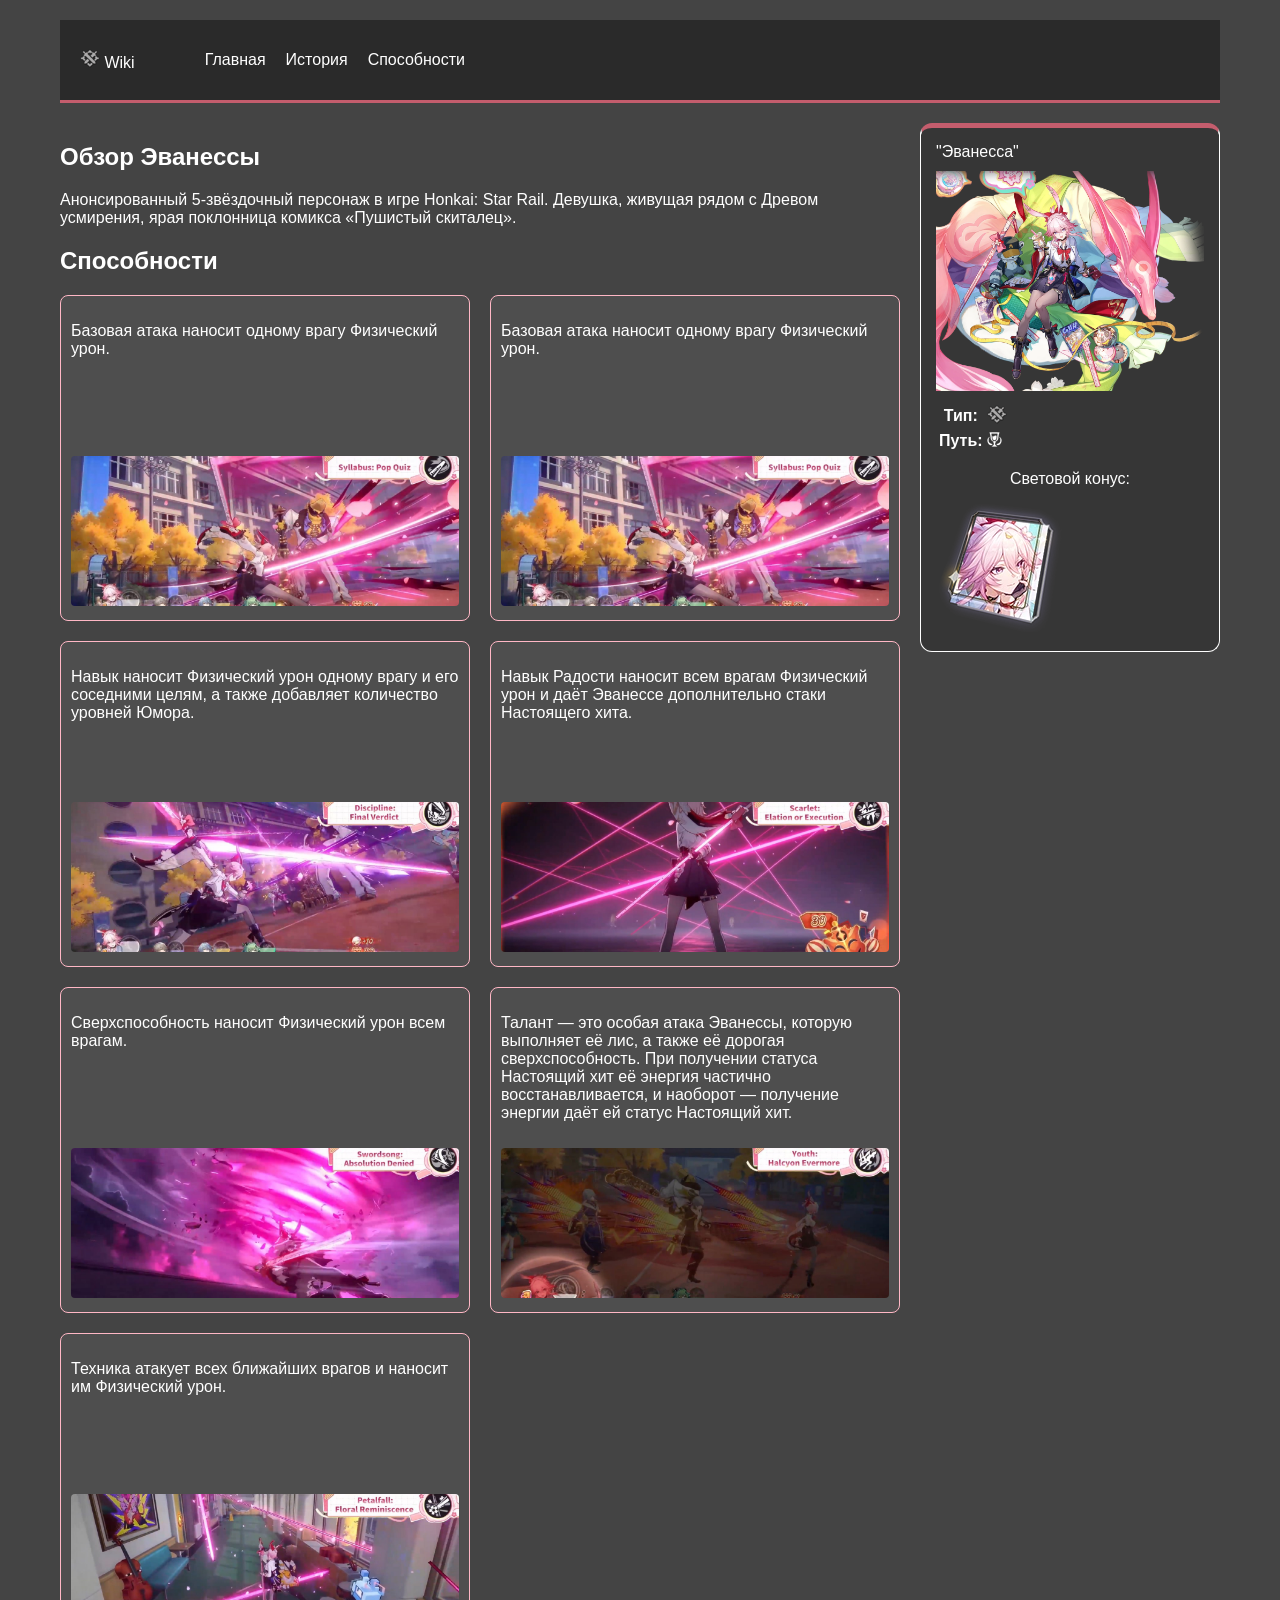
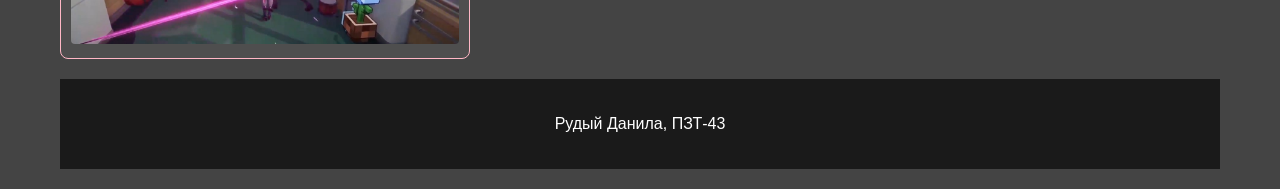
<file: ЛР 6/index.html>
<!DOCTYPE html>
<html lang="ru">

<head>
    <meta charset="UTF-8">
    <meta name="viewport" content="width=device-width, initial-scale=1.0">
    <title>Wiki</title>
    <link rel="stylesheet" href="style.css">
</head>

<body>
    <div class="wiki-container">
        <header class="main-header">
            <div class="logo">
                <img src="content/icons/destruction.png" alt="Logo" class="header-logo">
                <span>Wiki</span>
            </div>
            <nav class="main-nav">
                <ul>
                    <li><a href="#">Главная</a></li>
                    <li><a href="#">История</a></li>
                    <li><a href="#">Способности</a></li>
                </ul>
            </nav>
        </header>

        <main class="wiki-main">
            <h2>Обзор Эванессы</h2>
            <p>Анонсированный 5-звёздочный персонаж в игре Honkai: Star Rail. Девушка, живущая рядом с Древом усмирения,
                ярая поклонница комикса «Пушистый скиталец».</p>

            <h2>Способности</h2>
            <section class="skills-grid">
                <div class="skill-card">
                    <p>Базовая атака наносит одному врагу Физический урон.</p>
                    <div class="showcase-images"><img src="content/skill-showcase/basic.png" alt="Базовая атака"></div>
                </div>
                <div class="skill-card">
                    <p>Базовая атака наносит одному врагу Физический урон.</p>
                    <div class="showcase-images"><img src="content/skill-showcase/basic.png" alt="Базовая атака"></div>
                </div>
                <div class="skill-card">
                    <p>Навык наносит Физический урон одному врагу и его соседними целям, а также добавляет количество
                        уровней Юмора.</p>
                    <div class="showcase-images"><img src="content/skill-showcase/skill.png"></div>
                </div>
                <div class="skill-card">
                    <p>Навык Радости наносит всем врагам Физический урон и даёт Эванессе дополнительно стаки Настоящего
                        хита.</p>
                    <div class="showcase-images"><img src="content/skill-showcase/elationskill.png"></div>
                </div>
                <div class="skill-card">
                    <p>Сверхспособность наносит Физический урон всем врагам.</p>
                    <div class="showcase-images"><img src="content/skill-showcase/ultimate.png"></div>
                </div>
                <div class="skill-card">
                    <p>Талант — это особая атака Эванессы, которую выполняет её лис, а также её дорогая
                        сверхспособность. При получении статуса Настоящий хит её энергия частично восстанавливается, и
                        наоборот — получение энергии даёт ей статус Настоящий хит.</p>
                    <div class="showcase-images"><img src="content/skill-showcase/talent.png"></div>
                </div>
                <div class="skill-card">
                    <p>Техника атакует всех ближайших врагов и наносит им Физический урон. </p>
                    <div class="showcase-images"><img src="content/skill-showcase/technique.png"></div>
                </div>
            </section>
        </main>

        <aside class="wiki-infobox">
            <div class="infobox-title">"Эванесса"</div>
            <div class="infobox-image">
                <img src="content/evanescia.png" alt="Эванесса">
            </div>
            <table class="infobox-table">
                <tr>
                    <th>Тип:</th>
                    <td><img src="content/icons/destruction.png" alt="Разрушение" class="type-icon"></td>
                </tr>
                <tr>
                    <th>Путь:</th>
                    <td><img src="content/icons/elation.jpg" alt="Радость" class="type-icon"></td>
                </tr>
            </table>
            <p style="text-align: center;">Световой конус:</p>
            <img src="content/lightcone.png" alt="Конус Эванессы" class="lightcone">
        </aside>

        <footer class="main-footer">
            <p>Рудый Данила, ПЗТ-43</p>
        </footer>
    </div>
</body>

</html>
</file>
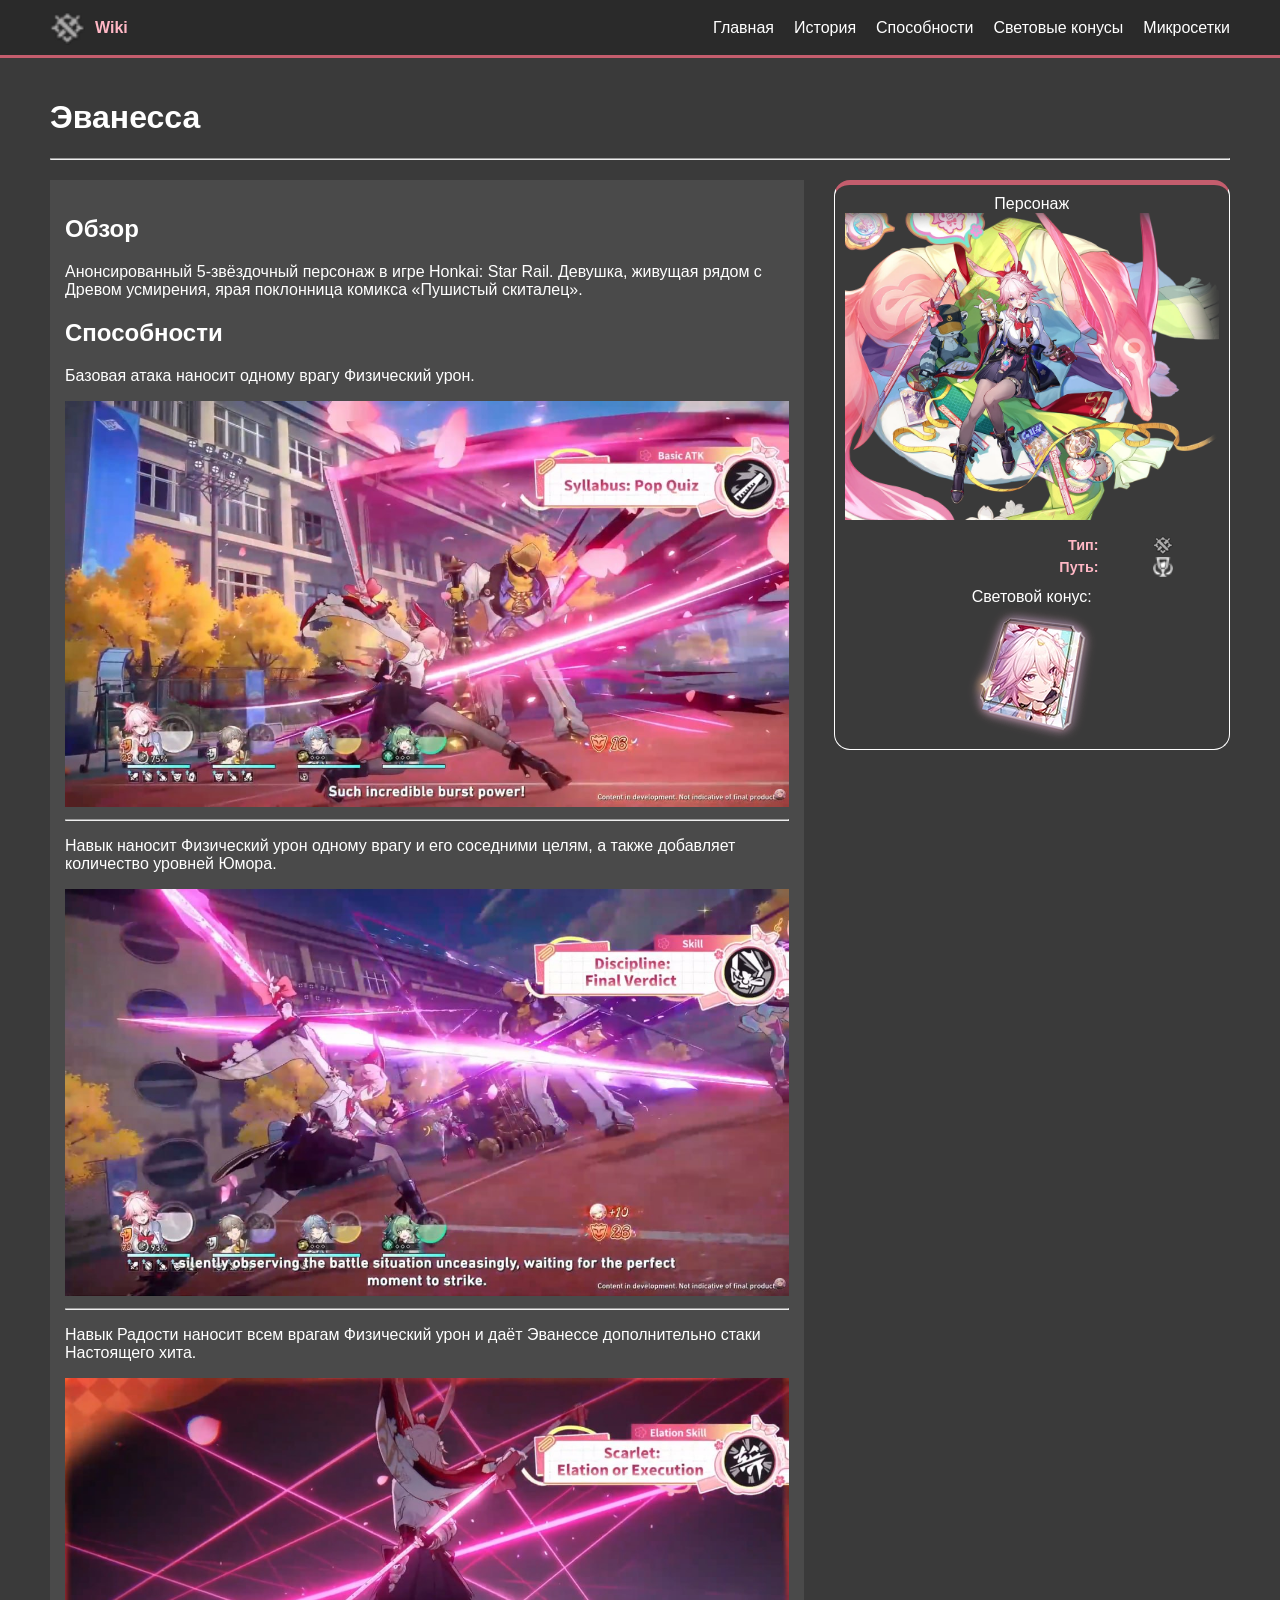
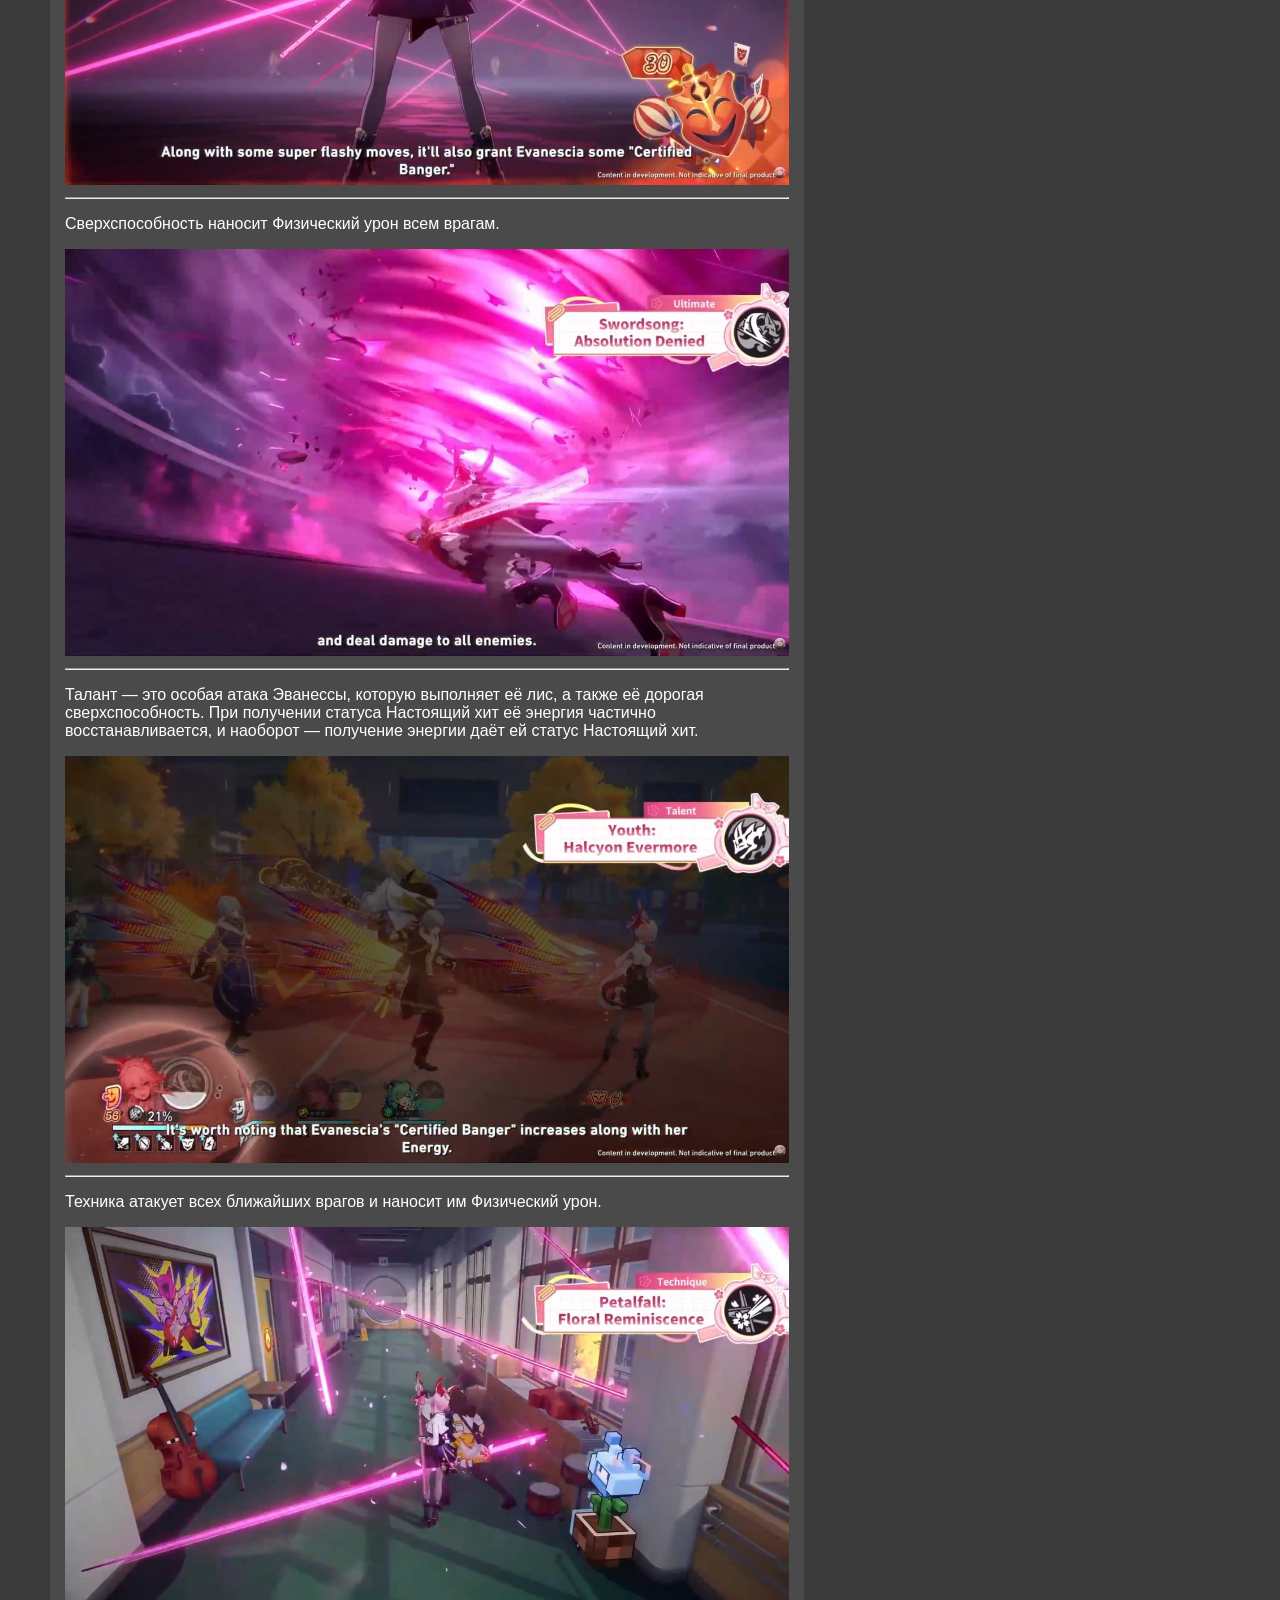
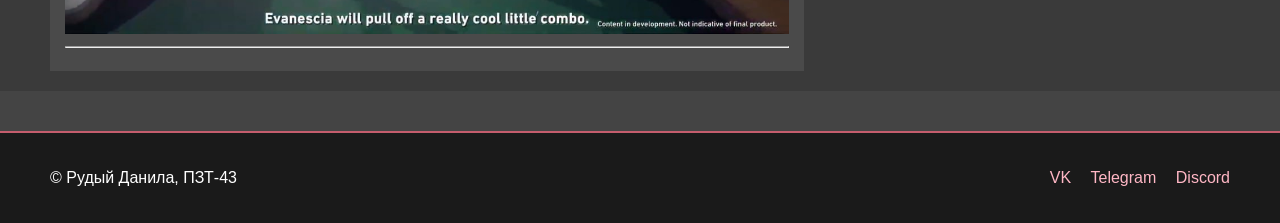
<file: ЛР 5 + ИДЗ/Задание 3/index.html>
<!DOCTYPE html>
<html lang="ru">
<head>
    <meta charset="UTF-8">
    <meta name="keywords" content="Эванесса, Honkai Star Rail, вики, гайд">
    <link rel="stylesheet" href="style.css">
    <meta name="viewport" content="width=device-width, initial-scale=1.0">
    <title>Эванесса</title>
</head>
<body>
    <header class="main-header">
        <div class="logo">
            <img src="content/icons/destruction.png" alt="Logo" class="header-logo">
            <span>Wiki</span>
        </div>
        <nav class="main-nav">
            <ul>
                <li><a href="#">Главная</a></li>
                <li><a href="#">История</a></li>
                <li><a href="#">Способности</a></li>
                <li><a href="#">Световые конусы</a></li>
                <li><a href="#">Микросетки</a></li>
            </ul>
        </nav>
    </header>

    <div class="wiki-container">
        <header class="wiki-header">
            <h1>Эванесса</h1>
            <hr>
        </header>
        <div class="wiki-layout">
            <main class="wiki-main">
                <section class="wiki-section">
                    <h2>Обзор</h2>
                    <p>Анонсированный 5-звёздочный персонаж в игре Honkai: Star Rail. Девушка, живущая рядом с Древом усмирения, ярая поклонница комикса «Пушистый скиталец».</p>
                </section>

                <section class="wiki-section">
                    <h2>Способности</h2>
                    <p>Базовая атака наносит одному врагу Физический урон.</p>
                        <div class="showcase-images"><img src="content/skill-showcase/basic.png" alt="Базовая атака"></div>
                        <hr>
                    <p>Навык наносит Физический урон одному врагу и его соседними целям, а также добавляет количество уровней Юмора.</p>
                        <div class = "showcase-images"><img src = "content/skill-showcase/skill.png"></div>
                        <hr>

                    <p>Навык Радости наносит всем врагам Физический урон и даёт Эванессе дополнительно стаки Настоящего хита.</p>
                        <div class = "showcase-images"><img src = "content/skill-showcase/elationskill.png"></div>
                        <hr>

                    <p>Сверхспособность наносит Физический урон всем врагам.</p>
                        <div class = "showcase-images"><img src = "content/skill-showcase/ultimate.png"></div>
                        <hr>

                    <p>Талант — это  особая атака Эванессы, которую выполняет её лис, а также её дорогая сверхспособность. При получении статуса Настоящий хит её энергия частично восстанавливается, и наоборот — получение энергии даёт ей статус Настоящий хит.</p>
                        <div class = "showcase-images"><img src = "content/skill-showcase/talent.png"></div>
                        <hr>

                    <p>Техника атакует всех ближайших врагов и наносит им Физический урон. </p>
                        <div class = "showcase-images"><img src = "content/skill-showcase/technique.png"></div>
                        <hr> 
                </section>
            </main>

            <aside class="wiki-infobox">
                <div class="infobox-title">Персонаж</div>
                <div class="infobox-image">
                    <img src="content/evanescia.png" alt="Эванесса">
                </div>
                <table class="infobox-table">
                    <tr>
                        <th>Тип:</th>
                        <td><img src="content/icons/destruction.png" alt="Разрушение" class="type-icon"></td>
                    </tr>
                    <tr>
                        <th>Путь:</th>
                        <td><img src="content/icons/elation.jpg" alt="Радость" class="type-icon"></td>
                    </tr>
                </table>
                <p style="text-align: center;">Световой конус:</p>
                <img src="content/lightcone.png" alt="Конус Эванессы" class="lightcone">
            </aside>
        </div>
    </div>

    <footer class="main-footer">
        <div class="footer-content">
            <p class="footer-text">&copy; Рудый Данила, ПЗТ-43</p>
            <div class="social-links">
                <a href="#">VK</a>
                <a href="#">Telegram</a>
                <a href="#">Discord</a>
            </div>
        </div>
    </footer>
</body>
</html>
</file>
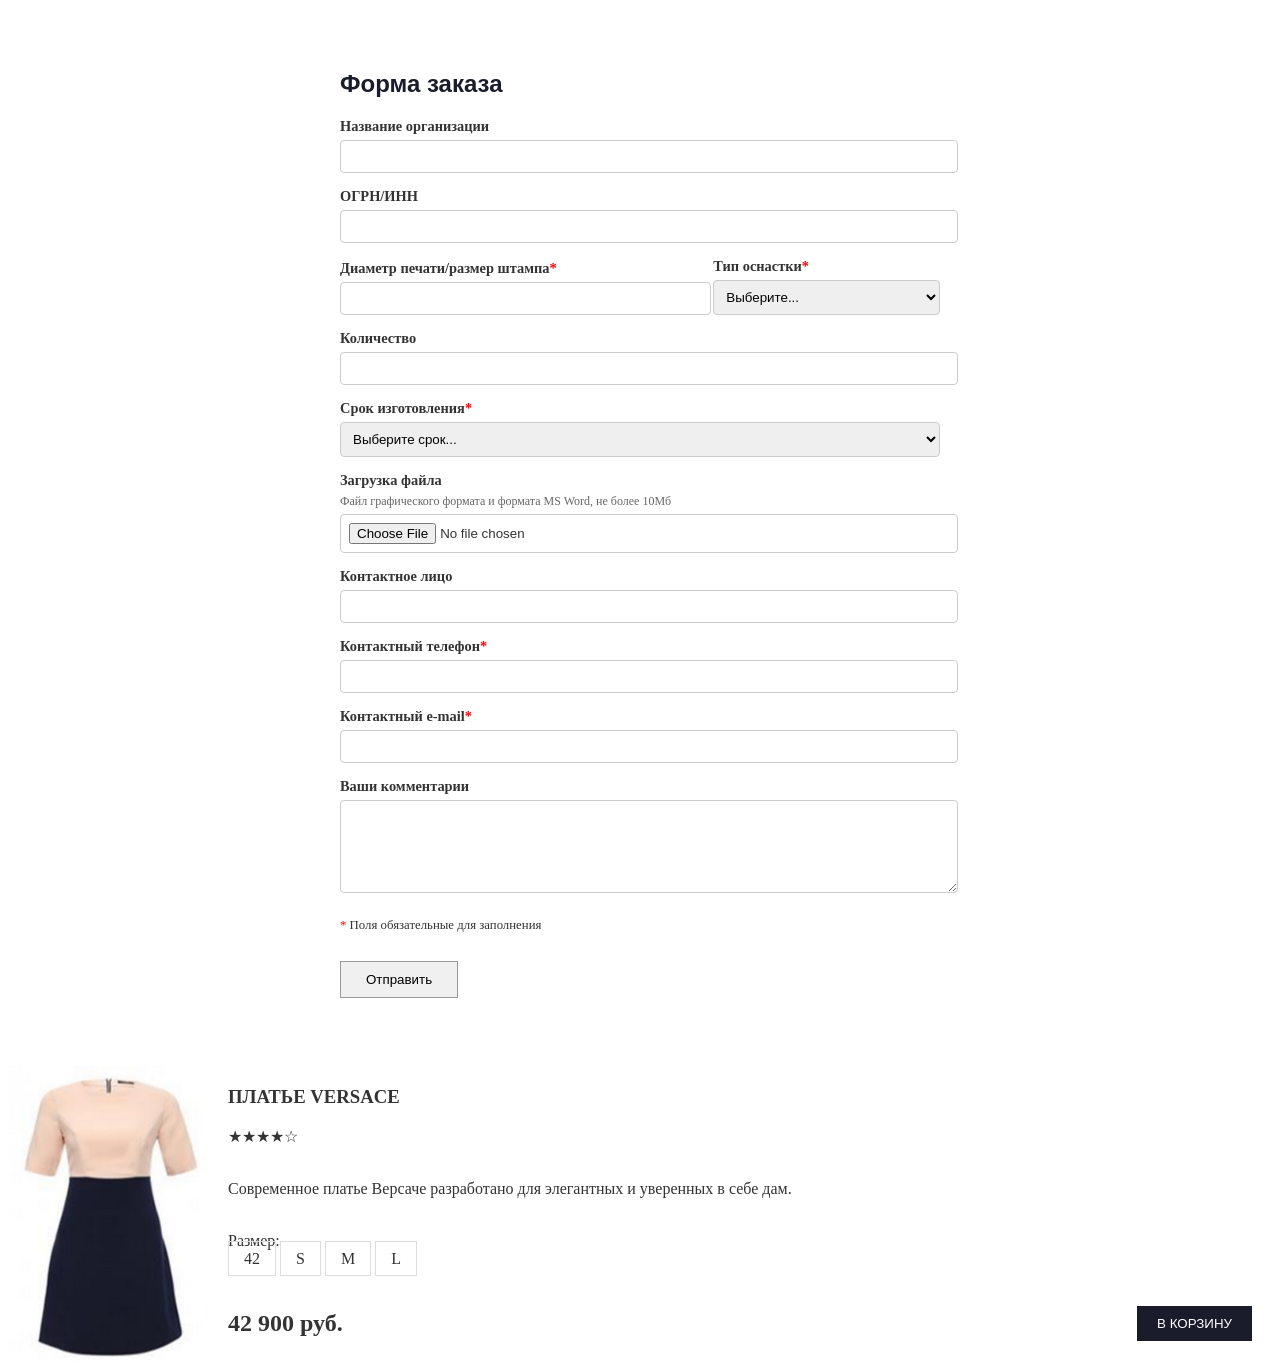
<file: ЛР 5 + ИДЗ/ИДЗ/index.html>
<!DOCTYPE html>
<html lang="en">
<head>
    <meta charset="UTF-8">
    <meta name="viewport" content="width=device-width, initial-scale=1.0">
    <title>Document</title>
       <link rel="stylesheet" href="style.css">
</head>
<body>
<div class="order-form-container">
    <h2 class="form-main-title">Форма заказа</h2>
    <form class="custom-order-form">
        <div class="form-item">
            <label>Название организации</label>
            <input type="text" name="org_name">
        </div>

        <div class="form-item">
            <label>ОГРН/ИНН</label>
            <input type="text" name="inn">
        </div>

        <div class="form-row">
            <div class="form-item flex-2">
                <label>Диаметр печати/размер штампа<span class="required">*</span></label>
                <input type="text" required>
            </div>
            <div class="form-item flex-1">
                <label>Тип оснастки<span class="required">*</span></label>
                <select required>
                    <option value="" disabled selected hidden>Выберите...</option>
                    <option>Ручная</option>
                    <option>Автоматическая</option>
                </select>
            </div>
        </div>

        <div class="form-item">
            <label>Количество</label>
            <input type="number" name="count">
        </div>

        <div class="form-item">
            <label>Срок изготовления<span class="required">*</span></label>
            <select required>
                <option value="" disabled selected hidden>Выберите срок...</option>
                <option>Срочно</option>
                <option>В обычном режиме</option>
            </select>
        </div>

        <div class="form-item">
            <label>Загрузка файла</label>
            <p class="file-hint">Файл графического формата и формата MS Word, не более 10Мб</p>
            <div class="file-input-wrapper">
                <input type="file">
            </div>
        </div>

        <div class="form-item">
            <label>Контактное лицо</label>
            <input type="text">
        </div>

        <div class="form-item">
            <label>Контактный телефон<span class="required">*</span></label>
            <input type="tel" required>
        </div>

        <div class="form-item">
            <label>Контактный e-mail<span class="required">*</span></label>
            <input type="email" required>
        </div>

        <div class="form-item">
            <label>Ваши комментарии</label>
            <textarea rows="5"></textarea>
        </div>

        <p class="required-note"><span class="required">*</span> Поля обязательные для заполнения</p>
        
        <button type="submit" class="form-submit-btn">Отправить</button>
    </form>
</div>

    <div class="product-card">
        <div class="product-image">
            <img src="content/dress.png" alt="Платье Versace">
        </div>
        <div class="product-info">
            <div class="product-header">
                <h3 class="product-name">ПЛАТЬЕ VERSACE</h3>
                <div class="rating">★★★★☆</div>
            </div>
            <p class="product-desc">Современное платье Версаче разработано для элегантных и уверенных в себе дам.</p>
            
            <div class="product-options">
                <div class="option-row">
                    <span>Размер:</span>
                    <div class="size-chips">
                        <span class="chip active">42</span>
                        <span class="chip">S</span>
                        <span class="chip">M</span>
                        <span class="chip">L</span>
                    </div>
                </div>
            </div>

            <div class="product-footer">
                <span class="price">42 900 руб.</span>
                <button class="cart-btn">В КОРЗИНУ</button>
            </div>
        </div>
    </div>
</body>
</html>
</file>
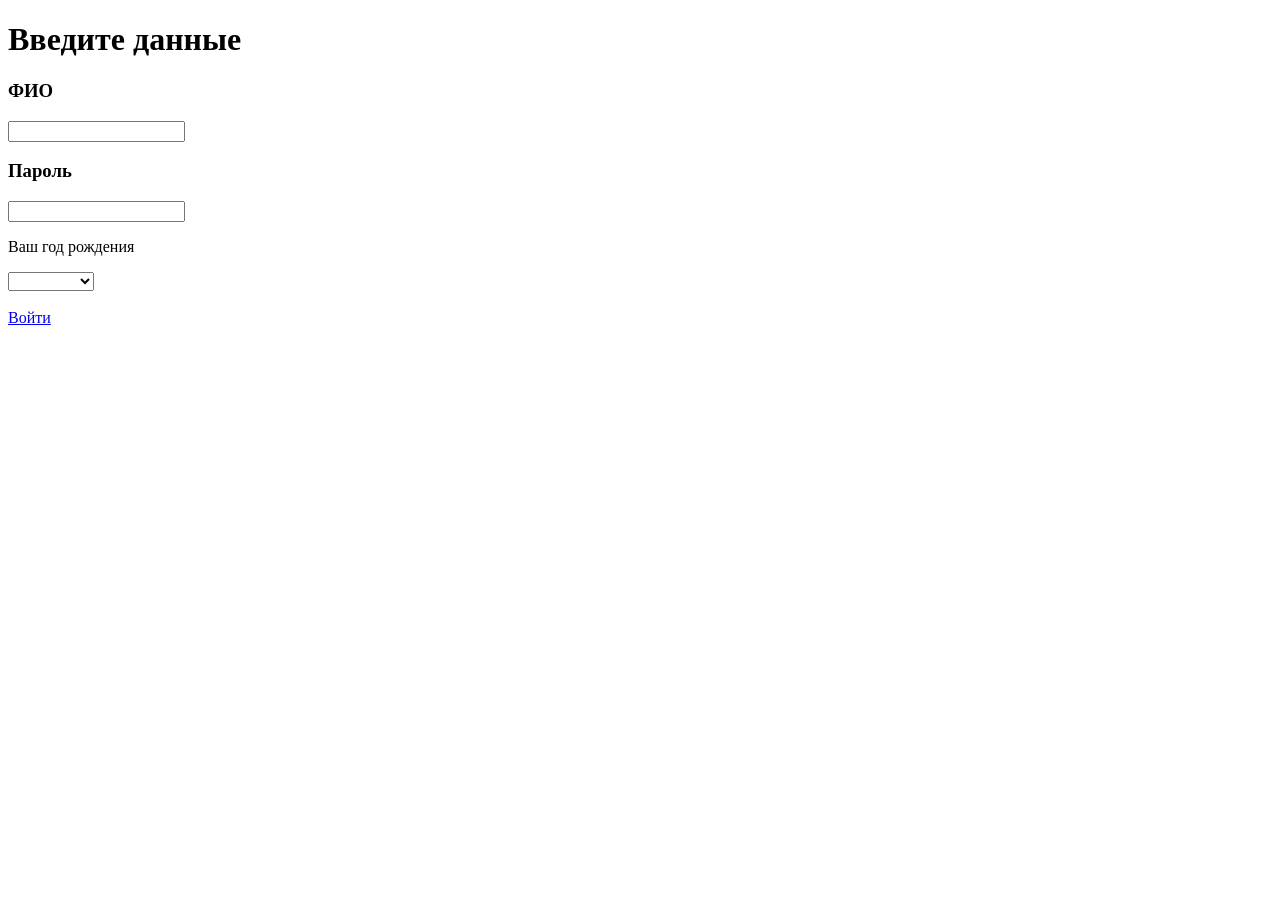
<file: ЛР 1-3/Login.html>
<!DOCTYPE html>
<html lang="ru">
<head>
    <meta charset="UTF-8">
    <title>Форма регистрации</title>
</head>
<body>
    <h1>Введите данные</h1>
    <h3>ФИО</h3>
    <input type="text" id="nick" name="nickname" required>
     <h3>Пароль</h3>
    <input type="password" id="password" name="password" required>
     <p>Ваш год рождения</p>
        <select>
            <option></option>
            <option>1990-2000</option>
            <option>2001-2010</option>
            <option>2011-2020</option>
        </select>
    <br><br>
        <a href="YakuzaZero.html">Войти</a>
</body>
</html>
</file>
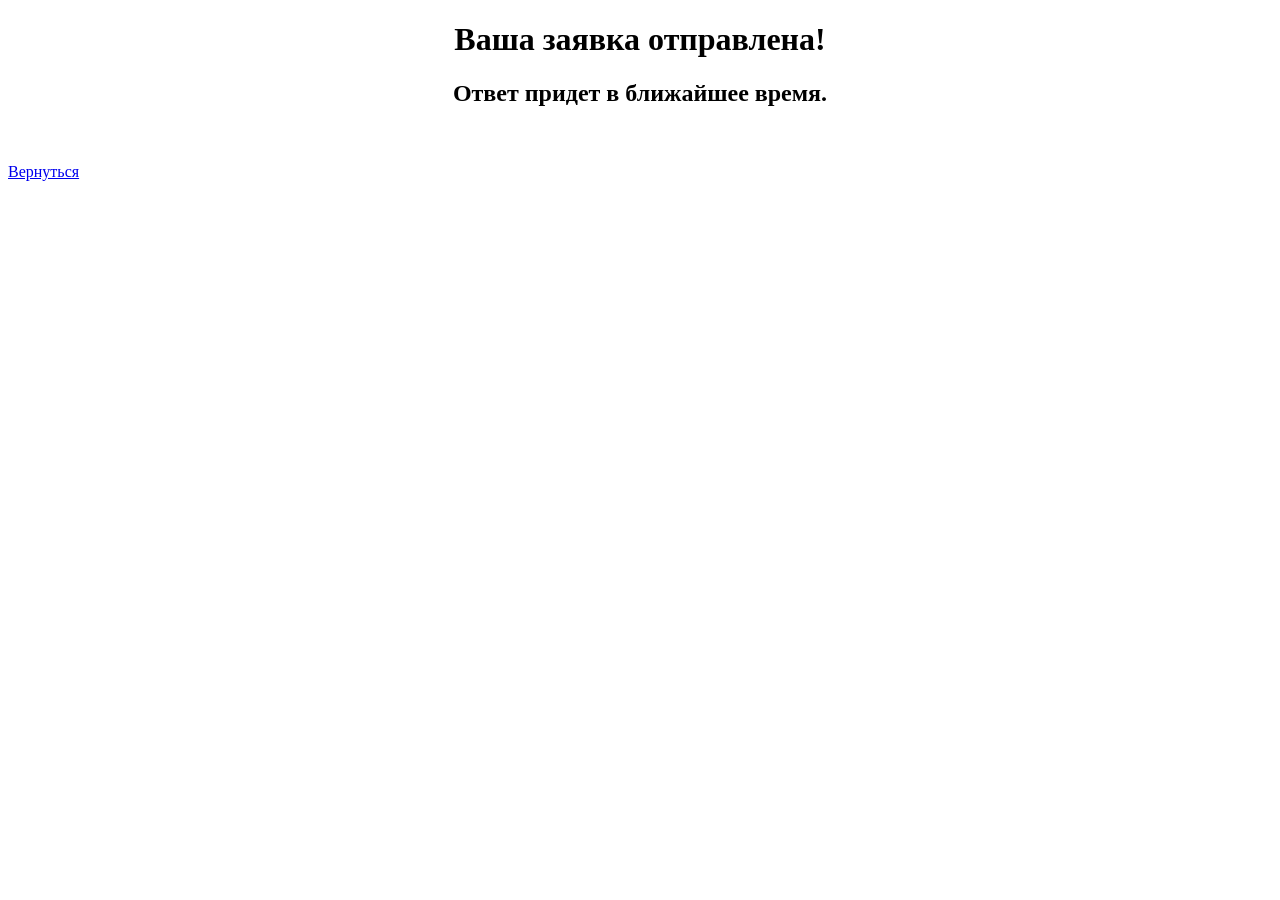
<file: ЛР 1-3/Thanks.html>
<!DOCTYPE html>
<html lang="ru">
<head>
    <meta charset="UTF-8">
    <title>Спасибо</title>
</head>
<body>
    <h1 align=center>Ваша заявка отправлена!</h1>
    <h2 align=center>Ответ придет в ближайшее время.</h2>
    <br><br>
        <a align=center href="YakuzaZero.html">Вернуться</a>
</body>
</html>
</file>
<file: ЛР 6/style.css>
:root {
    --sakura-pink: #ffb7c5;
    --cherry-red: #c45d6d;
    --wiki-bg: #444444;
    --wiki-border: #ffffff;
}

* {
    box-sizing: border-box;
}

body {
    background-color: var(--wiki-bg);
    color: white;
    margin: 0;
    font-family: sans-serif;
}

header {
    grid-area: head;
}

main {
    grid-area: content;
}

aside {
    grid-area: info;
}

footer {
    grid-area: foot;
}

.wiki-container {
    display: grid;
    grid-template-areas:
        "head head"
        "content info"
        "foot foot";
    grid-template-columns: 1fr 300px;
    grid-template-rows: auto 1fr auto;
    grid-gap: 20px;
    max-width: 1200px;
    margin: 0 auto;
    padding: 20px;
    min-height: 100vh;
    justify-items: stretch;
    align-items: start;
}

.main-header {
    grid-column: 1 / -1;
    background-color: #2a2a2a;
    display: flex;
    align-items: center;
    padding: 15px 20px;
    border-bottom: 3px solid var(--cherry-red);
}

.wiki-infobox {
    align-self: start;
    border: 1px solid var(--wiki-border);
    border-top: 5px solid var(--cherry-red);
    padding: 15px;
    border-radius: 12px;
    background: rgba(0, 0, 0, 0.2);
}

.main-footer {
    grid-column: 1 / -1;
    background-color: #1a1a1a;
    padding: 20px;
    text-align: center;
}

.main-nav ul {
    display: flex;
    list-style: none;
    gap: 20px;
    margin-left: 30px;
}

.main-nav a {
    color: white;
    text-decoration: none;
}

.infobox-image img {
    max-width: 100%;
    display: block;
    margin: 10px auto;
}

.skills-grid {
    display: grid;
    grid-template-columns: repeat(auto-fit, minmax(300px, 1fr));
    grid-gap: 20px;
    grid-auto-rows: 1fr;
    align-items: stretch;
    margin-top: 20px;
}

.skill-card {
    border: 1px solid var(--sakura-pink);
    padding: 10px;
    background: rgba(255, 255, 255, 0.05);
    border-radius: 8px;
    display: flex;
    flex-direction: column;
    justify-content: space-between;
}

.showcase-images {
    width: 100%;
    margin-top: auto;
    padding-top: 10px;
}

.showcase-images img {
    width: 100%;
    height: 150px;
    object-fit: cover;
    border-radius: 4px;
}
</file>
<file: ЛР 5 + ИДЗ/Задание 3/style.css>
:root {
    --sakura-pink: #ffb7c5;
    --cherry-red: #c45d6d;
    --wiki-bg: #444444;
    --header-bg: #2a2a2a;
    --footer-bg: #1a1a1a;
    --wiki-border: #ffffff;
}

body { 
    background-color: var(--wiki-bg);
    color: rgb(255, 255, 255);
    margin: 0;
    font-family: sans-serif;
}

.main-header {
    display: flex;
    justify-content: space-between;
    align-items: center;
    padding: 10px 50px;
    background-color: var(--header-bg);
    border-bottom: 3px solid var(--cherry-red);
}

.logo {
    display: flex;
    align-items: center;
    gap: 10px;
    font-weight: bold;
    color: var(--sakura-pink);
}

.header-logo {
    width: 35px;
    height: auto;
}

.main-nav ul {
    display: flex;
    list-style: none;
    gap: 20px;
    margin: 0;
    padding: 0;
}

.main-nav a {
    text-decoration: none;
    color: white;
    transition: color 0.3s;
}

.main-nav a:hover {
    color: var(--sakura-pink);
}

.wiki-container {
    padding: 20px 50px;
    background-color: #3a3a3a;
}

.wiki-layout {
    display: flex;
    flex-flow: row wrap;
    gap: 30px;
    margin-top: 20px;
}

.wiki-main {
    flex: 3 1 500px;
    background-color: #4a4a4a;
    padding: 15px;
    order: 1;
}

.wiki-infobox {
    display: flex;
    flex-direction: column;
    align-items: center;
    flex: 1 1 300px;
    order: 2;
    align-self: flex-start;
    border: 1px solid var(--wiki-border);
    border-top: 5px solid var(--cherry-red); 
    padding: 10px;
    border-radius: 16px;
}

.wiki-infobox p {
    text-align: center;
    width: 100%;
    margin: 10px 0 5px 0;
}

.main-footer {
    background-color: var(--footer-bg);
    padding: 20px 50px;
    margin-top: 40px;
    border-top: 2px solid var(--cherry-red);
}

.footer-content {
    display: flex;
    justify-content: space-between;
    align-items: center;
}

.social-links a {
    color: var(--sakura-pink);
    margin-left: 15px;
    text-decoration: none;
}

img {
    max-width: 100%;
    height: auto;
}

.infobox-table {
    width: 100%;
    font-size: 0.9rem;
    margin-top: 10px;
    border-collapse: collapse;
}

.infobox-table td { 
    text-align: left;
    padding-left: 0;
    display: flex;
    align-items: center;
    justify-content: center;
}

.lightcone {
    max-width: 100%;
    height: auto;
    border-radius: 10px;
    display: block;
    margin: 0 auto;
    filter: drop-shadow(0 0 5px var(--sakura-pink));
}

.infobox-table th { text-align: right; padding-right: 10px; color: var(--sakura-pink); }
.type-icon { width: 20px; vertical-align: middle; }
</file>
<file: ЛР 5 + ИДЗ/ИДЗ/style.css>
.microgrids-container {
    display: flex;
    flex-direction: column;
    gap: 50px;
    padding: 20px;
}

.order-form-container {
    max-width: 600px;
    margin: 20px auto;
    background: #ffffff;
    padding: 30px;
    color: #333333;
    border-radius: 8px;
}

.form-main-title {
    color: #1a1c2c;
    font-family: Arial, sans-serif;
    margin-bottom: 20px;
    border-bottom: 2px solid var(--cherry-red);
}

.custom-order-form {
    display: flex;
    flex-direction: column;
    gap: 15px;
}

.form-item {
    display: flex;
    flex-direction: column;
    gap: 5px;
}

.form-row {
    display: flex;
    flex-flow: row wrap;
    gap: 20px;
    align-items: flex-end;
}

.flex-2 { flex: 2 1 200px; }
.flex-1 { flex: 1 1 150px; }

.form-item label {
    font-size: 0.9rem;
    font-weight: bold;
}

.form-item input, 
.form-item select, 
.form-item textarea {
    padding: 8px;
    border: 1px solid #cccccc;
    border-radius: 4px;
    width: 100%;
}

.file-hint {
    font-size: 0.75rem;
    color: #666;
    margin: 0;
}

.required {
    color: red;
}

.required-note {
    font-size: 0.8rem;
    margin-top: 10px;
}

.form-submit-btn {
    align-self: flex-start;
    padding: 10px 25px;
    background-color: #f0f0f0;
    border: 1px solid #999;
    cursor: pointer;
    order: 10;
}

.form-submit-btn:hover {
    background-color: var(--sakura-pink);
}

.product-card {
    display: flex;
    flex-direction: row;
    flex-wrap: wrap;
    background: #fff;
    color: #333;
}

.product-image {
    background: #f2f2f2;
}

.product-image img {
    max-width: 100%;
    display: block;
}

.product-info {
    flex: 2 1 350px;
    padding: 20px;
    display: flex;
    flex-direction: column;
    justify-content: space-between;
}

.chip {
    padding: 8px 15px;
    border: 1px solid #ddd;
    cursor: pointer;
}


.product-footer {
    display: flex;
    align-items: center;
    justify-content: space-between;
    margin-top: 20px;
}

.price {
    font-size: 1.5rem;
    font-weight: bold;
    color: var(--cherry-red);
}

.cart-btn {
    background: #1a1c2c;
    color: white;
    border: none;
    padding: 10px 20px;
    cursor: pointer;
}
</file>
